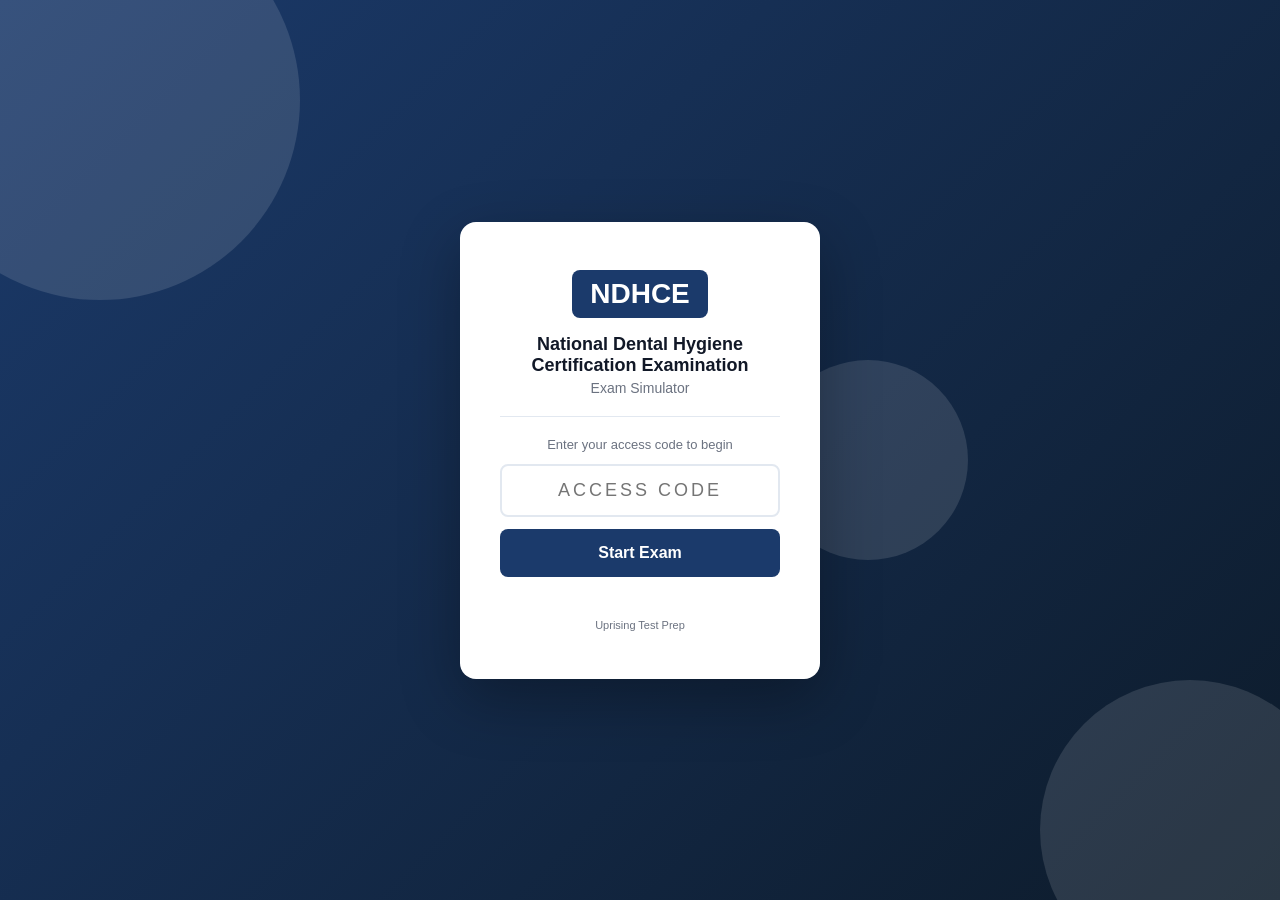
<file: index.html>
<!DOCTYPE html>
<html lang="en">
<head>
  <meta charset="UTF-8" />
  <meta name="viewport" content="width=device-width, initial-scale=1.0, viewport-fit=cover" />
  <meta name="apple-mobile-web-app-capable" content="yes" />
  <meta name="apple-mobile-web-app-status-bar-style" content="black-translucent" />
  <title>NDHCE Exam Simulator</title>
  <link rel="stylesheet" href="style.css" />
</head>
<body>

<div id="access-gate">
  <div class="gate-bg-shapes">
    <div class="shape shape-1"></div>
    <div class="shape shape-2"></div>
    <div class="shape shape-3"></div>
  </div>
  <div class="gate-card">
    <div class="gate-logo">
      <div class="logo-badge">NDHCE</div>
    </div>
    <h1 class="gate-title">National Dental Hygiene Certification Examination</h1>
    <p class="gate-subtitle">Exam Simulator</p>
    <div class="gate-divider"></div>
    <p class="gate-instruction">Enter your access code to begin</p>
    <input type="text" id="access-code-input" class="gate-input"
           placeholder="Access Code" autocomplete="off"
           maxlength="20" spellcheck="false" />
    <button id="access-btn" class="gate-btn">Start Exam</button>
    <p id="access-error" class="gate-error"></p>
    <p class="gate-hint">Uprising Test Prep</p>
  </div>
</div>

<div id="app" style="display:none">
  <header class="top-bar">
    <div class="bar-left">
      <span class="bar-logo">NDHCE</span>
      <span class="bar-title">Exam Simulator</span>
    </div>
    <div class="bar-right">
      <span class="bar-timer" id="timer-display">--:--</span>
      <button class="bar-btn" id="flag-btn">Flag</button>
      <button class="bar-btn bar-btn-primary" id="submit-btn">
        <span class="btn-full">Submit Exam</span>
        <span class="btn-short">Submit</span>
      </button>
    </div>
  </header>

  <div class="progress-strip">
    <div class="progress-bar" id="progress-bar"></div>
  </div>

  <main class="exam-main">
    <div class="question-panel">
      <div class="q-meta">
        <span id="q-counter"></span>
        <span id="q-domain" class="q-domain-tag"></span>
        <span id="q-flag-indicator" class="flag-chip" style="display:none">Flagged</span>
      </div>
      <div id="q-case-wrap" class="case-box" style="display:none"></div>
      <p id="question-text" class="q-text"></p>
      <!-- Picture BELOW the question text so the simulator matches the printed
           book (stem, then picture, then options). They used to disagree, so
           no single wording could be true in both places. -->
      <div id="q-image-wrap" style="display:none; margin-bottom:14px;"></div>
      <div id="options-list" class="options-list"></div>
      <div id="explanation-box" class="explanation-box" style="display:none">
        <div class="explanation-label">Explanation</div>
        <p id="explanation-text" class="explanation-text"></p>
      </div>
    </div>
    <div class="nav-bar">
      <button class="nav-btn" id="prev-btn">&#8592; Prev</button>
      <button class="nav-btn nav-btn-map" id="map-btn">Question Map</button>
      <button class="nav-btn nav-btn-next" id="next-btn">Next &#8594;</button>
    </div>
  </main>
</div>

<!-- Question Map Modal -->
<div id="map-modal" style="display:none">
  <div class="map-backdrop" id="map-backdrop"></div>
  <div class="map-panel">
    <div class="map-header">
      <span class="map-title">Question Map</span>
      <button id="map-close" class="map-close-btn">&#x2715; Close</button>
    </div>
    <div class="map-legend">
      <span class="leg-item"><span class="leg-swatch leg-answered"></span>Answered</span>
      <span class="leg-item"><span class="leg-swatch leg-flagged"></span>Flagged</span>
      <span class="leg-item"><span class="leg-swatch leg-unanswered"></span>Unanswered</span>
    </div>
    <div id="q-grid" class="q-grid"></div>
  </div>
</div>

<div id="results-screen" style="display:none">
  <div class="results-card">
    <div class="res-header">
      <div class="res-badge">NDHCE</div>
      <h2 id="res-status" class="res-status"></h2>
      <p id="res-score" class="res-score"></p>
    </div>
    <div id="res-domains" class="res-domains"></div>
    <button id="res-review-btn" class="res-btn">Review Answers</button>
    <button id="res-restart-btn" class="res-btn res-btn-secondary">Restart</button>
  </div>
</div>

<script src="questions.js"></script>
<script src="app.js"></script>
</body>
</html>
</file>
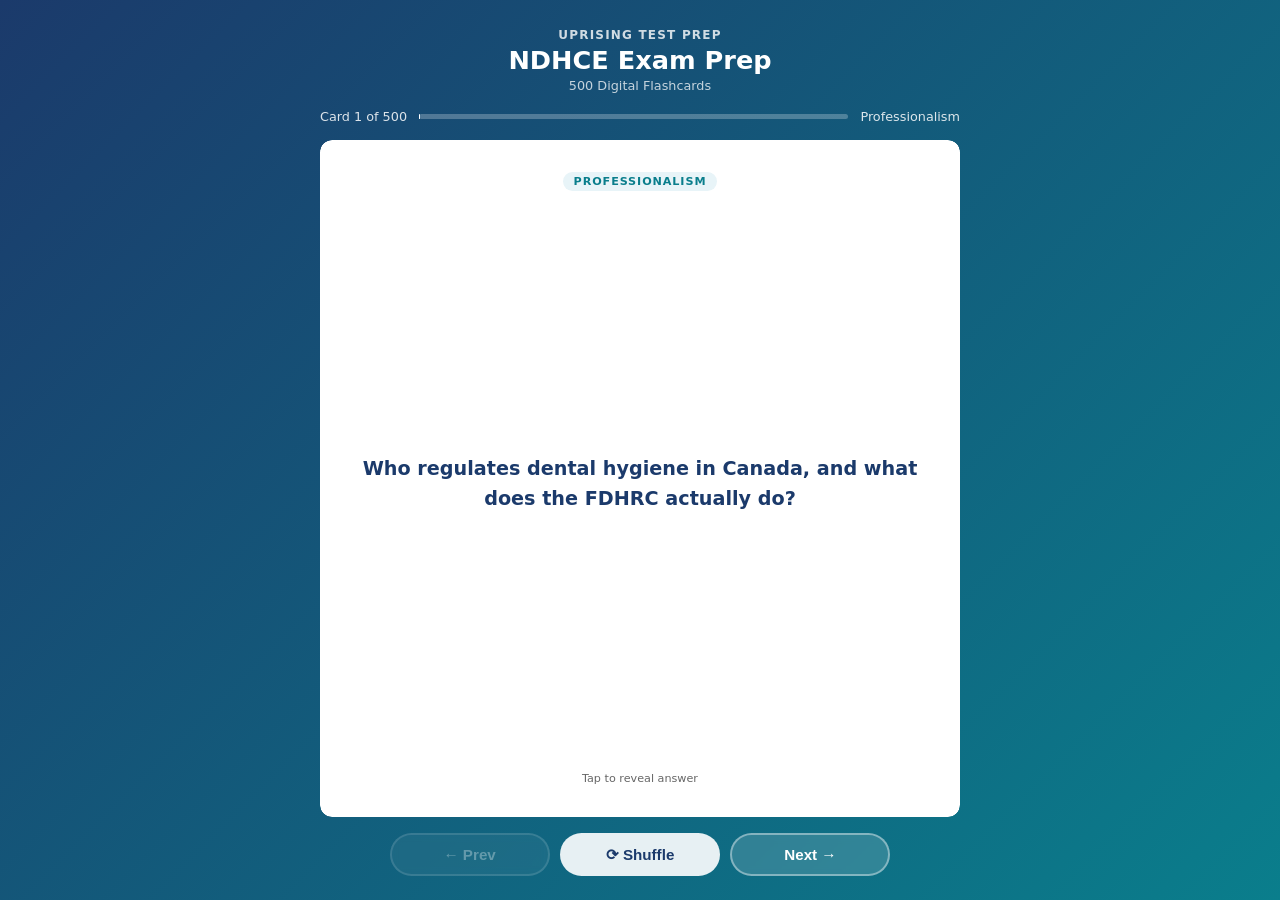
<file: flashcards/index.html>
<!DOCTYPE html>
<html lang="en">
<head>
  <meta charset="UTF-8">
  <meta name="viewport" content="width=device-width, initial-scale=1.0">
  <title>NDHCE Exam Prep: Flashcards</title>
  <style>
    :root {
      --blue:   #1B3A6B;
      --teal:   #0A7E8C;
      --ltblue: #E8F4F8;
      --white:  #FFFFFF;
      --text:   #1A1A1A;
      --muted:  #666;
      --radius: 12px;
    }
    * { box-sizing: border-box; margin: 0; padding: 0; }
    html, body { height: 100%; }
    body {
      font-family: 'Segoe UI', system-ui, sans-serif;
      background: linear-gradient(135deg, var(--blue) 0%, var(--teal) 100%);
      /* Pinned, not min-height: the page must never grow, or the controls
         get pushed below the fold on iOS where 100dvh and height:100%
         disagree. The height:100% rule above is the pre-dvh fallback. */
      height: 100dvh;
      max-height: 100dvh;
      overflow: hidden;
      display: flex;
      flex-direction: column;
      align-items: center;
      padding: 1.25rem 1rem 1rem;
      gap: 0.75rem;
      overflow-x: hidden;
    }
    header { text-align: center; color: #fff; flex-shrink: 0; }
    header .brand { font-size: 0.75rem; font-weight: 700; letter-spacing: 0.1em; opacity: 0.8; text-transform: uppercase; }
    header h1 { font-size: 1.3rem; font-weight: 800; margin-top: 0.2rem; }
    header .subtitle { font-size: 0.8rem; opacity: 0.75; margin-top: 0.15rem; }
    #progress-info {
      display: flex; align-items: center; gap: 0.75rem;
      color: rgba(255,255,255,0.85); font-size: 0.8rem;
      flex-shrink: 0; width: 100%; max-width: 640px;
    }
    #progress-bar-track {
      flex: 1; background: rgba(255,255,255,0.25);
      border-radius: 4px; height: 5px;
    }
    #progress-bar-fill { height: 100%; background: #fff; border-radius: 4px; transition: width 0.3s; }
    .card-scene {
      width: 100%; max-width: 640px;
      perspective: 1200px;
      cursor: pointer;
      flex: 1; min-height: 0;
      display: flex; flex-direction: column;
    
      /* WebKit does not clip overflow inside a preserve-3d context, so the
         answer pane's own clip is dropped and a long answer paints over the
         Prev/Next row. This element only sets the perspective and is NOT
         itself in the 3D context, so its clip is honoured in every engine. */
      overflow: hidden;
      border-radius: var(--radius);
    }
    .card-inner {
      position: relative; width: 100%;
      flex: 1; min-height: 0;
      transition: transform 0.55s cubic-bezier(.4,0,.2,1);
      transform-style: preserve-3d;
    }
    .card-scene.flipped .card-inner { transform: rotateY(180deg); }
    .card-face {
      position: absolute; inset: 0;
      backface-visibility: hidden; -webkit-backface-visibility: hidden;
      border-radius: var(--radius);
      display: flex; flex-direction: column;
      padding: 1.5rem 1.75rem;
      box-shadow: 0 12px 40px rgba(0,0,0,0.2);
      overflow: hidden;
    
      /* Painting through a mask forces WebKit to allocate a real clipping
         layer for a 3D-transformed element, which is what makes the
         overflow:hidden and the rounded corners above actually apply. */
      -webkit-mask-image: -webkit-radial-gradient(#fff, #000);
              mask-image: radial-gradient(#fff, #000);
    }
    .card-front { background: var(--white); align-items: center; justify-content: center; }
    .card-back  { background: var(--ltblue); transform: rotateY(180deg); }
    .card-badge {
      font-size: 0.7rem; font-weight: 700; text-transform: uppercase;
      letter-spacing: 0.08em;
      background: var(--ltblue); color: var(--teal);
      padding: 0.2rem 0.65rem; border-radius: 20px;
      margin-bottom: 0.85rem; flex-shrink: 0;
    }
    .card-back .card-badge { background: rgba(10,126,140,0.12); }
    .card-front .q-text {
      font-size: 1.1rem; font-weight: 600; color: var(--blue); line-height: 1.55;
      text-align: center; overflow-y: auto; flex: 1;
      display: flex; align-items: center; justify-content: center;
      scrollbar-width: thin; scrollbar-color: rgba(27,58,107,0.3) transparent;
    }
    .card-back .a-label { font-size: 0.7rem; font-weight: 700; color: var(--teal); text-transform: uppercase; letter-spacing: 0.08em; margin-bottom: 0.4rem; flex-shrink: 0; }
    .card-back .a-text  {
      font-size: 0.975rem; color: var(--text); line-height: 1.65;
      overflow-y: auto; flex: 1; min-height: 0; padding-right: 4px;
      scrollbar-width: thin; scrollbar-color: rgba(10,126,140,0.4) transparent;
    
      -webkit-overflow-scrolling: touch;
      overscroll-behavior: contain;
    }
    .card-back .a-text::-webkit-scrollbar { width: 4px; }
    .card-back .a-text::-webkit-scrollbar-track { background: transparent; }
    .card-back .a-text::-webkit-scrollbar-thumb { background: rgba(10,126,140,0.4); border-radius: 4px; }
    .tap-hint { flex-shrink: 0; margin-top: 0.6rem; font-size: 0.7rem; color: var(--muted); text-align: center; }
    .card-back .tap-hint { color: var(--teal); opacity: 0.7; }
    .controls {
      display: flex; gap: 0.65rem; flex-wrap: nowrap;
      justify-content: center; flex-shrink: 0;
      width: 100%; max-width: 640px;
      padding-bottom: env(safe-area-inset-bottom, 0px);
    }
    .btn {
      padding: 0.6rem 1.2rem; border-radius: 50px;
      border: 2px solid rgba(255,255,255,0.4);
      background: rgba(255,255,255,0.15); color: #fff;
      font-weight: 700; font-size: 0.875rem; cursor: pointer;
      transition: all 0.2s; backdrop-filter: blur(4px);
      white-space: nowrap; flex: 1; max-width: 160px;
    }
    .btn:hover { background: rgba(255,255,255,0.3); border-color: rgba(255,255,255,0.7); }
    .btn:active { transform: scale(0.96); }
    .btn:disabled { opacity: 0.35; cursor: not-allowed; }
    .btn.btn-primary { background: rgba(255,255,255,0.9); color: var(--blue); border-color: transparent; }
    .btn.btn-primary:hover { background: #fff; }
    #loading { color: rgba(255,255,255,0.8); font-size: 1rem; text-align: center; padding: 3rem; flex: 1; }
    @media (min-width: 768px) {
      body { padding: 1.75rem 1.5rem 1.5rem; gap: 1rem; }
      header h1 { font-size: 1.6rem; }
      .card-face { padding: 2rem 2.5rem; }
      .card-front .q-text { font-size: 1.2rem; }
      .card-back .a-text { font-size: 1.05rem; }
      .btn { font-size: 0.95rem; padding: 0.65rem 1.4rem; }
    }
    @media (max-width: 380px) {
      body { padding: 0.75rem; gap: 0.5rem; }
      header .brand { font-size: 0.65rem; }
      header h1 { font-size: 1.1rem; }
      header .subtitle { display: none; }
      .card-face { padding: 1rem 1.1rem; }
      .card-front .q-text { font-size: 0.975rem; }
      .card-back .a-text { font-size: 0.875rem; }
      .btn { font-size: 0.8rem; padding: 0.5rem 0.75rem; }
    }
  </style>
</head>
<body>
<header>
  <div class="brand">Uprising Test Prep</div>
  <h1>NDHCE Exam Prep</h1>
  <div class="subtitle">500 Digital Flashcards</div>
</header>
<div id="progress-info">
  <span id="card-counter">Card 1 of 500</span>
  <div id="progress-bar-track"><div id="progress-bar-fill" style="width:0%"></div></div>
  <span id="domain-label"></span>
</div>
<div id="loading">Loading flashcards...</div>
<div class="card-scene" id="card-scene" style="display:none" onclick="flipCard()">
  <div class="card-inner" id="card-inner">
    <div class="card-face card-front">
      <div class="card-badge" id="front-badge"></div>
      <div class="q-text" id="q-text"></div>
      <div class="tap-hint">Tap to reveal answer</div>
    </div>
    <div class="card-face card-back">
      <div class="card-badge" id="back-badge">Answer</div>
      <div class="a-label">Answer</div>
      <div class="a-text" id="a-text"></div>
      <div class="tap-hint">Tap to flip back</div>
    </div>
  </div>
</div>
<div class="controls" id="controls" style="display:none">
  <button class="btn" id="prev-btn" onclick="event.stopPropagation();move(-1)" disabled>&#8592; Prev</button>
  <button class="btn btn-primary" onclick="event.stopPropagation();shuffleCards()">&#10227; Shuffle</button>
  <button class="btn" id="next-btn" onclick="event.stopPropagation();move(1)">Next &#8594;</button>
</div>
<script>
const DOMAIN_LABELS = {
  clinical_therapy: "Clinical Therapy",
  prevention_education_and_health_promotion: "Prevention Education and Health Promotion",
  collaboration: "Collaboration",
  professionalism: "Professionalism",
  practice_management: "Practice Management",
  evidence_informed_practice: "Evidence Informed Practice",
  communication: "Communication",
};
let cards   = [];
let current = 0;
async function init() {
  try {
    const res = await fetch('flashcards.json');
    if (!res.ok) throw new Error('Network error');
    cards = await res.json();
    document.getElementById('loading').style.display    = 'none';
    document.getElementById('card-scene').style.display = 'flex';
    document.getElementById('controls').style.display   = 'flex';
    show();
  } catch (e) {
    document.getElementById('loading').textContent = 'Error loading flashcards. Please try refreshing.';
  }
}
function domainLabel(key) {
  return DOMAIN_LABELS[key] || key.replace(/_/g, ' ').replace(/\b\w/g, c => c.toUpperCase());
}
function show() {
  const c = cards[current];
  document.getElementById('card-scene').classList.remove('flipped');
  document.getElementById('a-text').scrollTop = 0;
  const label = domainLabel(c.domain || c.chapter || '');
  document.getElementById('q-text').textContent       = c.front;
  document.getElementById('a-text').textContent       = c.back;
  document.getElementById('front-badge').textContent  = label;
  document.getElementById('back-badge').textContent   = label;
  document.getElementById('card-counter').textContent = `Card ${current+1} of ${cards.length}`;
  document.getElementById('domain-label').textContent = label;
  document.getElementById('progress-bar-fill').style.width = `${((current+1)/cards.length*100).toFixed(1)}%`;
  document.getElementById('prev-btn').disabled = current === 0;
  document.getElementById('next-btn').disabled = current === cards.length - 1;
}
function flipCard() { document.getElementById('card-scene').classList.toggle('flipped'); }
function move(dir) {
  const next = current + dir;
  if (next < 0 || next >= cards.length) return;
  current = next; show();
}
function shuffleCards() {
  for (let i = cards.length - 1; i > 0; i--) {
    const j = Math.floor(Math.random() * (i+1));
    [cards[i], cards[j]] = [cards[j], cards[i]];
  }
  current = 0; show();
}
document.addEventListener('keydown', e => {
  if (e.key === 'ArrowRight' || e.key === 'ArrowDown') move(1);
  else if (e.key === 'ArrowLeft' || e.key === 'ArrowUp') move(-1);
  else if (e.key === ' ' || e.key === 'Enter') { e.preventDefault(); flipCard(); }
});
init();
</script>
</body>
</html>
</file>
<file: style.css>
/* NDHCE Exam Simulator, Styles */
:root {
  --primary:   #1B3A6B;
  --pass:      #059669;
  --fail:      #DC2626;
  --bg:        #F3F4F8;
  --card:      #FFFFFF;
  --border:    #E2E8F0;
  --text:      #111827;
  --muted:     #6B7280;
  --radius:    10px;
}
*, *::before, *::after { box-sizing: border-box; margin: 0; padding: 0; }
body {
  font-family: -apple-system, BlinkMacSystemFont, "Segoe UI", sans-serif;
  background: var(--bg);
  color: var(--text);
  height: 100vh;
  height: 100dvh;
  overflow: hidden;
  -webkit-text-size-adjust: 100%;
}

/* ── Access Gate ─────────────────────────────────────────────────────────── */
#access-gate {
  display: flex;
  align-items: center;
  justify-content: center;
  height: 100vh;
  height: 100dvh;
  background: linear-gradient(135deg, var(--primary) 0%, #0d1b2a 100%);
  position: relative;
  overflow: hidden;
  padding: 20px;
  padding-top: max(20px, env(safe-area-inset-top));
  padding-bottom: max(20px, env(safe-area-inset-bottom));
}
.gate-bg-shapes { position: absolute; inset: 0; pointer-events: none; }
.shape { position: absolute; border-radius: 50%; opacity: .12; background: #fff; }
.shape-1 { width: 400px; height: 400px; top: -100px; left: -100px; }
.shape-2 { width: 300px; height: 300px; bottom: -80px; right: -60px; }
.shape-3 { width: 200px; height: 200px; top: 40%; left: 60%; }
.gate-card {
  background: #fff;
  border-radius: 16px;
  padding: 48px 40px;
  text-align: center;
  width: 100%;
  max-width: 360px;
  position: relative;
  z-index: 1;
  box-shadow: 0 20px 60px rgba(0,0,0,.3);
}
.logo-badge {
  display: inline-block;
  background: var(--primary);
  color: #fff;
  font-weight: 800;
  font-size: 28px;
  padding: 8px 18px;
  border-radius: 8px;
}
.gate-title { font-size: 18px; font-weight: 700; margin-top: 16px; color: var(--text); }
.gate-subtitle { color: var(--muted); font-size: 14px; margin-top: 4px; }
.gate-divider { height: 1px; background: var(--border); margin: 20px 0; }
.gate-instruction { font-size: 13px; color: var(--muted); margin-bottom: 12px; }
.gate-input {
  width: 100%;
  padding: 14px 16px;
  border: 2px solid var(--border);
  border-radius: 8px;
  font-size: 18px;
  text-align: center;
  text-transform: uppercase;
  letter-spacing: 3px;
  outline: none;
}
.gate-input:focus { border-color: var(--primary); }
.gate-btn {
  width: 100%;
  margin-top: 12px;
  padding: 15px;
  background: var(--primary);
  color: #fff;
  border: none;
  border-radius: 8px;
  font-size: 16px;
  font-weight: 600;
  cursor: pointer;
  -webkit-tap-highlight-color: transparent;
}
.gate-btn:hover { opacity: .9; }
.gate-error { color: var(--fail); font-size: 13px; margin-top: 8px; min-height: 18px; }
.gate-hint { color: var(--muted); font-size: 11px; margin-top: 16px; }

/* ── App shell ───────────────────────────────────────────────────────────── */
#app {
  display: flex;
  flex-direction: column;
  height: 100vh;
  height: 100dvh;
  padding-top: env(safe-area-inset-top);
}
.top-bar {
  display: flex;
  justify-content: space-between;
  align-items: center;
  background: var(--primary);
  color: #fff;
  padding: 0 20px;
  padding-left: max(20px, env(safe-area-inset-left));
  padding-right: max(20px, env(safe-area-inset-right));
  height: 52px;
  flex-shrink: 0;
  gap: 8px;
}
.bar-left { display: flex; align-items: center; gap: 8px; min-width: 0; }
.bar-logo { font-weight: 800; font-size: 18px; flex-shrink: 0; }
.bar-title { font-size: 14px; opacity: .8; white-space: nowrap; overflow: hidden; text-overflow: ellipsis; }
.bar-right { display: flex; align-items: center; gap: 8px; flex-shrink: 0; }
.bar-timer {
  font-variant-numeric: tabular-nums;
  font-size: 16px;
  font-weight: 600;
  min-width: 68px;
  text-align: right;
}
.bar-btn {
  padding: 7px 13px;
  background: rgba(255,255,255,.15);
  border: 1px solid rgba(255,255,255,.3);
  color: #fff;
  border-radius: 6px;
  cursor: pointer;
  font-size: 13px;
  white-space: nowrap;
  -webkit-tap-highlight-color: transparent;
  touch-action: manipulation;
}
.bar-btn:hover { background: rgba(255,255,255,.25); }
.bar-btn-primary {
  background: #fff;
  color: var(--primary);
  border-color: #fff;
  font-weight: 600;
}
.bar-btn-primary:hover { background: #f0f0f0; }
.btn-short { display: none; }
.btn-full  { display: inline; }

.progress-strip { height: 4px; background: rgba(0,0,0,.1); flex-shrink: 0; }
.progress-bar   { height: 100%; background: #4ade80; transition: width .3s; }

/* ── Main exam area ──────────────────────────────────────────────────────── */
.exam-main {
  flex: 1;
  overflow: hidden;
  display: flex;
  flex-direction: column;
  padding: 16px 20px 0;
  padding-left: max(16px, env(safe-area-inset-left));
  padding-right: max(16px, env(safe-area-inset-right));
  min-height: 0;
}
.question-panel { flex: 1; overflow-y: auto; padding-bottom: 12px; -webkit-overflow-scrolling: touch; }
.q-meta {
  display: flex;
  align-items: center;
  gap: 8px;
  margin-bottom: 12px;
  font-size: 13px;
  color: var(--muted);
  flex-wrap: wrap;
}
.q-domain-tag {
  background: var(--primary);
  color: #fff;
  padding: 2px 8px;
  border-radius: 4px;
  font-size: 11px;
  font-weight: 600;
}
.flag-chip {
  background: #FEF3C7;
  color: #92400E;
  padding: 2px 8px;
  border-radius: 4px;
  font-size: 11px;
  font-weight: 600;
}
.q-image {
  max-width: 100%;
  /* Cap the height too. With only max-width, a tall exhibit renders at full
     width and pushes the stem and every option below the fold, so the question
     looks like it has no answers until the candidate scrolls. Found on CNPLE. */
  max-height: 62vh;
  width: auto;
  height: auto;
  object-fit: contain;
  border-radius: 6px;
  border: 1px solid var(--border);
  display: block;
  margin-bottom: 14px;
}
.q-text { font-size: 16px; line-height: 1.65; margin-bottom: 20px; }
/* shared client scenario shown above every question in a case cluster */
.case-box {
  border-left: 4px solid var(--primary);
  background: #F7F9FC;
  border-radius: 6px;
  padding: 12px 14px;
  margin-bottom: 16px;
}
.case-box .case-label {
  font-size: 12px; font-weight: 700; letter-spacing: 0.04em;
  text-transform: uppercase; color: var(--primary); margin-bottom: 6px;
}
.case-box p { font-size: 15px; line-height: 1.6; color: var(--text); }
.case-box p + p { margin-top: 8px; }
.options-list { display: flex; flex-direction: column; gap: 10px; }
.option {
  display: flex;
  align-items: flex-start;
  gap: 12px;
  padding: 15px 16px;
  background: var(--card);
  border: 2px solid var(--border);
  border-radius: var(--radius);
  cursor: pointer;
  transition: .15s;
  -webkit-tap-highlight-color: transparent;
  touch-action: manipulation;
  min-height: 52px;
}
.option:hover  { border-color: var(--primary); background: #F8FAFF; }
.option.selected  { border-color: var(--primary); background: #EEF3FF; }
.option.correct   { border-color: #059669; background: #ECFDF5; }
.option.incorrect { border-color: #DC2626; background: #FEF2F2; }
.explanation-box {
  margin-top: 20px;
  padding: 16px 18px;
  background: #F0F9FF;
  border-left: 4px solid #2563EB;
  border-radius: 6px;
}
.explanation-label {
  font-size: 11px;
  font-weight: 700;
  text-transform: uppercase;
  letter-spacing: .06em;
  color: #2563EB;
  margin-bottom: 8px;
}
.explanation-text { font-size: 14.5px; line-height: 1.7; color: #1e293b; margin: 0; }
.opt-letter { font-weight: 700; font-size: 15px; color: var(--primary); min-width: 22px; padding-top: 1px; flex-shrink: 0; }
.opt-text   { font-size: 15px; line-height: 1.5; }

/* ── Nav bar ─────────────────────────────────────────────────────────────── */
.nav-bar {
  display: flex;
  align-items: center;
  gap: 8px;
  padding: 10px 0;
  padding-bottom: max(14px, env(safe-area-inset-bottom));
  flex-shrink: 0;
}
.nav-btn {
  flex: 1;
  padding: 13px 8px;
  background: var(--card);
  border: 1px solid var(--border);
  border-radius: 8px;
  cursor: pointer;
  font-size: 15px;
  font-weight: 500;
  text-align: center;
  -webkit-tap-highlight-color: transparent;
  touch-action: manipulation;
  min-height: 48px;
}
.nav-btn:hover      { background: #f0f0f0; }
.nav-btn-map {
  background: var(--bg);
  border-color: var(--primary);
  color: var(--primary);
  font-weight: 600;
}
.nav-btn-map:hover { background: #EEF3FF; }
.nav-btn-next {
  background: var(--primary);
  color: #fff;
  border-color: var(--primary);
}
.nav-btn-next:hover { opacity: .9; }

/* ── Question Map Modal ──────────────────────────────────────────────────── */
#map-modal {
  position: fixed;
  inset: 0;
  z-index: 1000;
  display: flex;
  flex-direction: column;
  justify-content: flex-end;
}
.map-backdrop { position: absolute; inset: 0; background: rgba(0,0,0,.5); }
.map-panel {
  position: relative;
  background: #fff;
  border-radius: 20px 20px 0 0;
  padding: 20px;
  padding-bottom: max(20px, env(safe-area-inset-bottom));
  max-height: 80vh;
  max-height: 80dvh;
  display: flex;
  flex-direction: column;
  box-shadow: 0 -4px 30px rgba(0,0,0,.2);
}
.map-header {
  display: flex;
  align-items: center;
  justify-content: space-between;
  margin-bottom: 12px;
  flex-shrink: 0;
}
.map-title { font-size: 17px; font-weight: 700; color: var(--text); }
.map-close-btn {
  padding: 8px 16px;
  background: var(--bg);
  border: 1px solid var(--border);
  border-radius: 8px;
  cursor: pointer;
  font-size: 14px;
  font-weight: 500;
  min-height: 40px;
  -webkit-tap-highlight-color: transparent;
  touch-action: manipulation;
}
.map-close-btn:hover { background: #e5e7eb; }
.map-legend { display: flex; gap: 16px; margin-bottom: 14px; flex-shrink: 0; flex-wrap: wrap; }
.leg-item { display: flex; align-items: center; gap: 6px; font-size: 13px; color: var(--muted); }
.leg-swatch {
  width: 16px;
  height: 16px;
  border-radius: 3px;
  border: 1px solid var(--border);
  background: var(--card);
  display: inline-block;
  flex-shrink: 0;
}
.leg-swatch.leg-answered  { background: var(--primary); border-color: var(--primary); }
.leg-swatch.leg-flagged   { background: #FEF3C7; border-color: #F59E0B; }
.leg-swatch.leg-unanswered { background: var(--card); }
.q-grid {
  display: flex;
  flex-wrap: wrap;
  gap: 6px;
  overflow-y: auto;
  flex: 1;
  padding-bottom: 8px;
  -webkit-overflow-scrolling: touch;
}
.grid-btn {
  width: 40px;
  height: 40px;
  border: 1px solid var(--border);
  border-radius: 6px;
  background: var(--card);
  font-size: 12px;
  cursor: pointer;
  font-weight: 500;
  -webkit-tap-highlight-color: transparent;
  touch-action: manipulation;
}
.grid-btn.answered { background: var(--primary); color: #fff; border-color: var(--primary); }
.grid-btn.flagged  { background: #FEF3C7; border-color: #F59E0B; }
.grid-btn.active   { outline: 3px solid var(--primary); outline-offset: 2px; }

/* ── Results ─────────────────────────────────────────────────────────────── */
#results-screen {
  display: flex;
  align-items: flex-start;
  justify-content: center;
  min-height: 100vh;
  min-height: 100dvh;
  background: var(--bg);
  overflow-y: auto;
  -webkit-overflow-scrolling: touch;
  padding: 20px 16px;
  padding-top: max(20px, env(safe-area-inset-top));
  padding-bottom: max(20px, env(safe-area-inset-bottom));
}
.results-card {
  background: var(--card);
  border-radius: 16px;
  padding: 40px;
  max-width: 480px;
  width: 100%;
  box-shadow: 0 8px 30px rgba(0,0,0,.1);
}
.res-header { text-align: center; margin-bottom: 24px; }
.res-badge {
  display: inline-block;
  background: var(--primary);
  color: #fff;
  font-weight: 800;
  font-size: 22px;
  padding: 6px 16px;
  border-radius: 8px;
}
.res-status { font-size: 36px; font-weight: 800; margin-top: 12px; }
.res-score  { font-size: 18px; color: var(--muted); margin-top: 4px; }
.res-domains { margin-bottom: 24px; display: flex; flex-direction: column; gap: 10px; }
.res-domain-row { display: flex; align-items: center; gap: 8px; font-size: 13px; }
.res-domain-name { width: 160px; font-weight: 500; flex-shrink: 0; }
.res-domain-bar-wrap { flex: 1; background: #E5E7EB; border-radius: 4px; height: 8px; overflow: hidden; }
.res-domain-bar { height: 100%; border-radius: 4px; transition: width .5s; }
.res-domain-pct { width: 36px; text-align: right; font-weight: 600; }
.res-btn {
  width: 100%;
  padding: 15px;
  background: var(--primary);
  color: #fff;
  border: none;
  border-radius: 8px;
  font-size: 15px;
  font-weight: 600;
  cursor: pointer;
  margin-bottom: 10px;
  min-height: 52px;
  -webkit-tap-highlight-color: transparent;
  touch-action: manipulation;
}
.res-btn:hover { opacity: .9; }
.res-btn-secondary {
  background: transparent;
  color: var(--primary);
  border: 2px solid var(--primary);
}
.res-btn-secondary:hover { background: var(--primary); color: #fff; }

/* ── Mobile breakpoint (phones ≤ 640px) ─────────────────────────────────── */
@media (max-width: 640px) {
  /* Gate card */
  .gate-card { padding: 32px 24px; }

  /* Top bar: hide long title text, swap Submit label */
  .bar-title  { display: none; }
  .btn-full   { display: none; }
  .btn-short  { display: inline; }
  .bar-right  { gap: 6px; }
  .bar-btn    { padding: 6px 10px; font-size: 12px; }
  .bar-timer  { font-size: 14px; min-width: 58px; }

  /* Exam main */
  .exam-main { padding: 12px 14px 0; }
  .q-text { font-size: 16px; }
  .opt-text { font-size: 15px; }

  /* Nav bar, bigger touch targets */
  .nav-btn { font-size: 14px; padding: 14px 6px; }

  /* Results */
  .results-card { padding: 28px 20px; }
  .res-domain-name { width: 110px; font-size: 12px; }
  .res-domain-pct  { font-size: 12px; }
  .res-status { font-size: 30px; }

  /* Map grid, slightly bigger buttons on phones */
  .grid-btn { width: 42px; height: 42px; }
}

/* ── Very small phones (≤ 380px) ────────────────────────────────────────── */
@media (max-width: 380px) {
  .bar-logo { font-size: 15px; }
  .bar-btn  { padding: 5px 8px; font-size: 11px; }
  .bar-timer { font-size: 13px; min-width: 52px; }
  .nav-btn  { font-size: 13px; }
  .grid-btn { width: 38px; height: 38px; font-size: 11px; }
}
</file>
